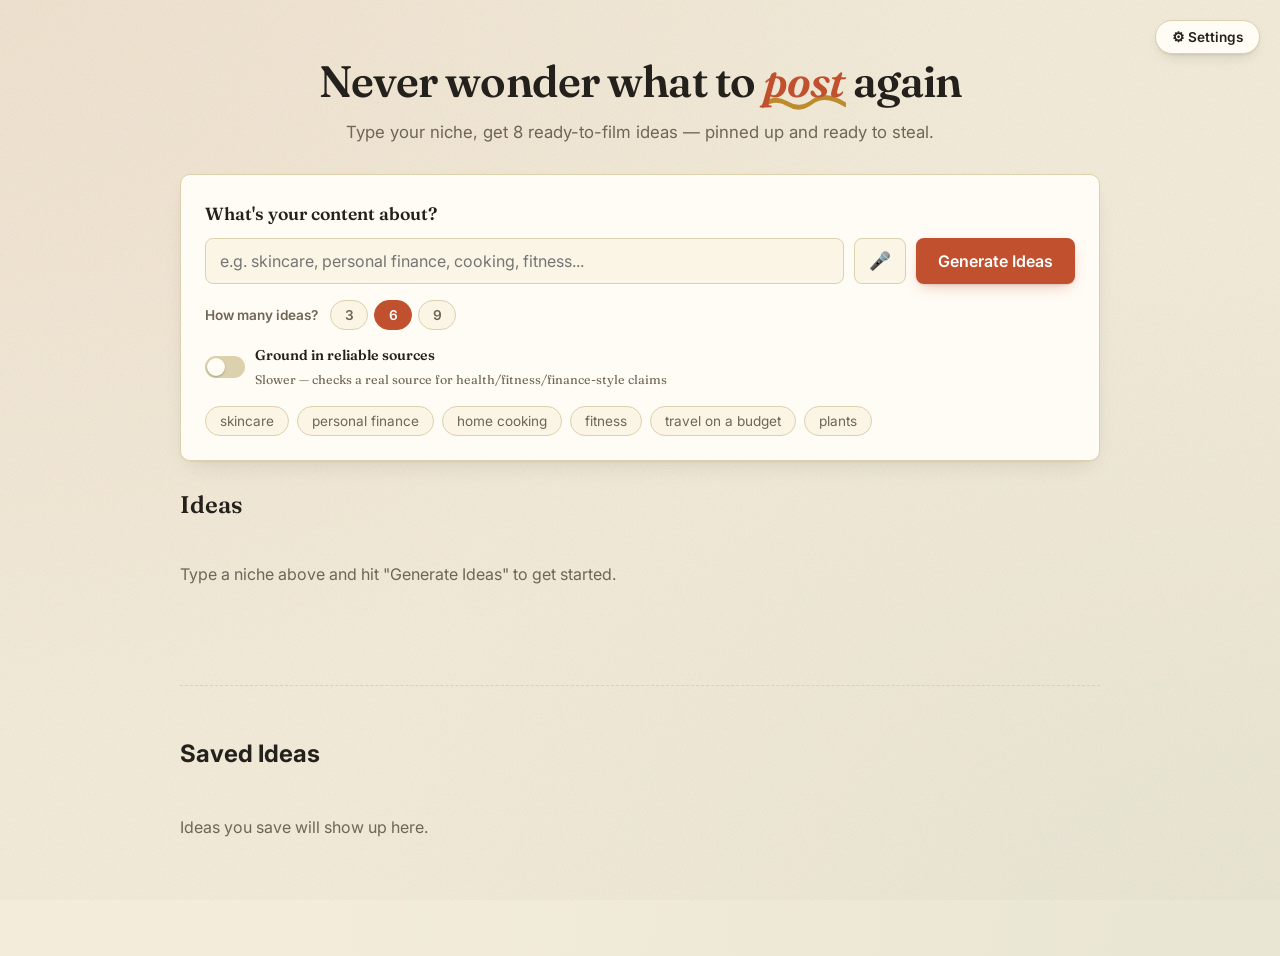
<file: index.html>
<!DOCTYPE html>
<html lang="en">
<head>
  <meta charset="UTF-8" />
  <meta name="viewport" content="width=device-width, initial-scale=1.0" />
  <title>Content Idea Generator</title>
  <link rel="preconnect" href="https://fonts.googleapis.com" />
  <link rel="preconnect" href="https://fonts.gstatic.com" crossorigin />
  <link href="https://fonts.googleapis.com/css2?family=Fraunces:ital,opsz,wght@0,9..144,400;0,9..144,600;0,9..144,700;1,9..144,500&family=Inter:wght@400;500;600;700&display=swap" rel="stylesheet" />
  <link rel="stylesheet" href="styles.css" />
</head>
<body>
  <header class="page-header">
    <button id="settingsBtn" type="button" class="settings-btn" title="Settings" aria-label="Open settings">⚙ Settings</button>
    <h1>Never wonder what to <span class="highlight">post</span> again</h1>
    <p class="subtitle">Type your niche, get 8 ready-to-film ideas — pinned up and ready to steal.</p>
  </header>

  <main class="container">
    <section class="input-card">
      <label for="nicheInput">What's your content about?</label>
      <div class="input-row">
        <input type="text" id="nicheInput" placeholder="e.g. skincare, personal finance, cooking, fitness..." />
        <button id="micBtn" type="button" class="mic-btn" title="Speak your niche" aria-label="Speak your niche">🎤</button>
        <button id="generateBtn" type="button">Generate Ideas</button>
      </div>
      <p id="micStatus" class="mic-status" hidden></p>
      <div class="count-row">
        <span class="count-label">How many ideas?</span>
        <div class="count-options" id="countOptions">
          <button type="button" class="count-btn" data-count="3">3</button>
          <button type="button" class="count-btn active" data-count="6">6</button>
          <button type="button" class="count-btn" data-count="9">9</button>
        </div>
      </div>
      <label class="sources-toggle">
        <input type="checkbox" id="sourcesToggle" />
        <span class="toggle-track" aria-hidden="true"><span class="toggle-thumb"></span></span>
        <span class="sources-toggle-text">
          Ground in reliable sources
          <span class="sources-toggle-sub">Slower — checks a real source for health/fitness/finance-style claims</span>
        </span>
      </label>
      <div class="chips" id="exampleChips"></div>
    </section>

    <section class="results-header">
      <h2>Ideas</h2>
      <button id="regenerateBtn" type="button" class="secondary-btn" hidden>↻ New Set</button>
    </section>

    <p id="emptyState" class="empty-state">Type a niche above and hit "Generate Ideas" to get started.</p>
    <div id="ideasGrid" class="ideas-grid"></div>

    <section class="saved-section">
      <h2>Saved Ideas <span id="savedCount" class="saved-count"></span></h2>
      <p id="savedEmpty" class="empty-state">Ideas you save will show up here.</p>
      <div id="savedList" class="saved-list"></div>
    </section>
  </main>

  <dialog id="settingsModal" class="settings-modal">
    <div class="settings-header">
      <h2>Settings</h2>
      <button id="closeSettingsBtn" type="button" class="close-settings-btn" aria-label="Close settings">✕</button>
    </div>
    <p class="settings-intro">Tell it about yourself once — it'll shape the ideas and tips you get every time.</p>

    <label for="vibeInput">Your personality / vibe</label>
    <input type="text" id="vibeInput" placeholder="e.g. sarcastic, high energy, calm and informative" />

    <label for="toneInput">Tone you want ideas in</label>
    <input type="text" id="toneInput" placeholder="e.g. funny, motivational, wholesome, edgy" />

    <label for="aboutYouInput">About you <span class="settings-label-sub">(go as long as you want)</span></label>
    <textarea id="aboutYouInput" rows="10" placeholder="Tell it about yourself — your background, your audience, what makes your take different, things you always want worked into your content. A couple sentences or a couple paragraphs, whatever gives it the most to work with."></textarea>

    <div class="settings-actions">
      <button id="saveVibeBtn" type="button">Save Settings</button>
      <span id="vibeSavedMsg" class="vibe-saved-msg" hidden>Saved ✓</span>
    </div>
  </dialog>

  <script src="js/ideaEngine.js"></script>
  <script src="js/aiEngine.js"></script>
  <script src="js/app.js"></script>
</body>
</html>
</file>
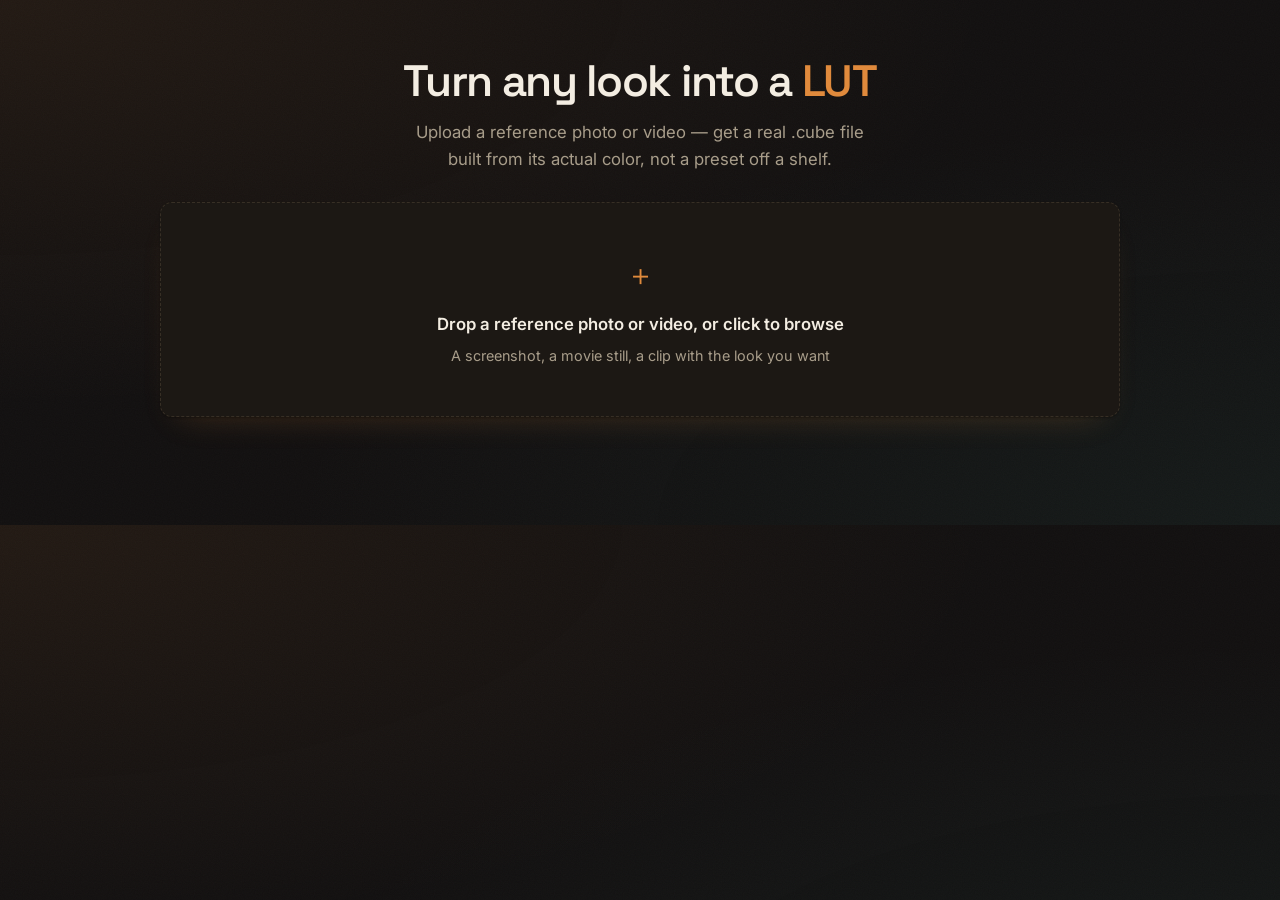
<file: lut-generator/index.html>
<!DOCTYPE html>
<html lang="en">
<head>
  <meta charset="UTF-8" />
  <meta name="viewport" content="width=device-width, initial-scale=1.0" />
  <title>LUT Generator</title>
  <link rel="preconnect" href="https://fonts.googleapis.com" />
  <link rel="preconnect" href="https://fonts.gstatic.com" crossorigin />
  <link href="https://fonts.googleapis.com/css2?family=Space+Grotesk:wght@500;600;700&family=Inter:wght@400;500;600;700&display=swap" rel="stylesheet" />
  <link rel="stylesheet" href="styles.css" />
</head>
<body>
  <header class="page-header">
    <h1>Turn any look into a <span class="highlight">LUT</span></h1>
    <p class="subtitle">Upload a reference photo or video — get a real .cube file built from its actual color, not a preset off a shelf.</p>
  </header>

  <main class="container">
    <section class="upload-card" id="uploadCard">
      <div class="dropzone" id="dropzone" tabindex="0" role="button" aria-label="Upload a reference image or video">
        <input type="file" id="refFileInput" accept="image/*,video/*" hidden />
        <div class="dropzone-content" id="dropzoneEmpty">
          <div class="dropzone-icon">＋</div>
          <p class="dropzone-title">Drop a reference photo or video, or click to browse</p>
          <p class="dropzone-sub">A screenshot, a movie still, a clip with the look you want</p>
        </div>
        <div class="ref-preview-wrap" id="refPreviewWrap" hidden>
          <img id="refPreviewImg" class="ref-preview-img" alt="Reference preview" />
          <div class="select-box" id="selectBox" hidden></div>
        </div>
      </div>
      <div class="frame-scrub" id="refScrub" hidden>
        <span class="frame-scrub-label">Pick a frame</span>
        <input type="range" id="refScrubSlider" min="0" max="100" value="50" step="0.1" aria-label="Reference video frame" />
      </div>
      <p class="select-hint" id="selectHint" hidden>Click and drag on the image to mark your subject (like your face) — the rest of the scene gets graded separately and blended in by color, instead of one setting forcing itself onto everything. <button id="clearSelectionBtn" type="button" class="link-btn" hidden>Use whole frame</button></p>
      <button id="changeRefBtn" type="button" class="secondary-btn" hidden>Change image/video</button>
    </section>

    <section class="result-section" id="resultSection" hidden>
      <div class="compare-card">
        <h2>Before / After</h2>
        <p class="compare-sub">Previewing on <span id="previewSourceLabel">your reference</span>. <button id="uploadOwnPhotoBtn" type="button" class="link-btn">Preview on different media</button></p>
        <input type="file" id="previewFileInput" accept="image/*,video/*" hidden />
        <div class="frame-scrub" id="previewScrub" hidden>
          <span class="frame-scrub-label">Pick a frame</span>
          <input type="range" id="previewScrubSlider" min="0" max="100" value="50" step="0.1" aria-label="Preview video frame" />
        </div>
        <div class="compare-frame" id="compareFrame">
          <canvas id="beforeCanvas"></canvas>
          <canvas id="afterCanvas" class="after-canvas"></canvas>
          <span class="compare-label compare-label-after">AFTER</span>
          <span class="compare-label compare-label-before">BEFORE</span>
          <div class="compare-handle" id="compareHandle"></div>
          <input type="range" id="compareSlider" class="compare-slider" min="0" max="100" value="50" aria-label="Before/after comparison" />
        </div>
      </div>

      <div class="settings-card">
        <h2>Settings</h2>
        <p class="settings-sub">Auto-detected from your reference — fine-tune any of it below.</p>

        <div class="editing-tabs" id="editingTabs" hidden>
          <p class="editing-tabs-hint">Subject and the rest of the scene are graded separately and blended by color — fine-tune each side:</p>
          <div class="editing-tabs-row">
            <button type="button" class="editing-tab active" id="tabSubjectBtn">🧑 Subject</button>
            <button type="button" class="editing-tab" id="tabSceneBtn">🏞 Rest of scene</button>
          </div>
        </div>

        <div class="sliders-section" id="slidersSection">
          <div class="slider-row">
            <label for="sldKelvin">White balance <span class="slider-value" id="valKelvin"></span></label>
            <input type="range" id="sldKelvin" min="3000" max="10000" step="50" />
          </div>
          <div class="slider-row">
            <label for="sldTint">Tint <span class="slider-value" id="valTint"></span></label>
            <input type="range" id="sldTint" min="-100" max="100" step="1" />
          </div>
          <div class="slider-row">
            <label for="sldExposure">Exposure <span class="slider-value" id="valExposure"></span></label>
            <input type="range" id="sldExposure" min="-2" max="2" step="0.05" />
          </div>
          <div class="slider-row">
            <label for="sldContrast">Contrast <span class="slider-value" id="valContrast"></span></label>
            <input type="range" id="sldContrast" min="-100" max="100" step="1" />
          </div>
          <div class="slider-row">
            <label for="sldSaturation">Saturation <span class="slider-value" id="valSaturation"></span></label>
            <input type="range" id="sldSaturation" min="-100" max="100" step="1" />
          </div>
          <div class="slider-row">
            <label for="sldShadowAmount">Shadow tone amount <span class="slider-value" id="valShadowAmount"></span></label>
            <input type="range" id="sldShadowAmount" min="0" max="60" step="1" />
          </div>
          <div class="slider-row">
            <label for="sldShadowHue">Shadow tone hue <span class="slider-value" id="valShadowHue"></span></label>
            <input type="range" id="sldShadowHue" class="hue-slider" min="0" max="360" step="1" />
          </div>
          <div class="slider-row">
            <label for="sldHighlightAmount">Highlight tone amount <span class="slider-value" id="valHighlightAmount"></span></label>
            <input type="range" id="sldHighlightAmount" min="0" max="60" step="1" />
          </div>
          <div class="slider-row">
            <label for="sldHighlightHue">Highlight tone hue <span class="slider-value" id="valHighlightHue"></span></label>
            <input type="range" id="sldHighlightHue" class="hue-slider" min="0" max="360" step="1" />
          </div>
          <button id="resetSlidersBtn" type="button" class="link-btn">↺ Reset to auto-detected</button>
        </div>

        <div class="settings-list" id="settingsList"></div>

        <label for="lutNameInput">LUT name</label>
        <input type="text" id="lutNameInput" placeholder="e.g. Golden Hour Warm" value="My Custom Look" />

        <label for="softwareSelect">Editing software</label>
        <select id="softwareSelect">
          <option value="resolve">DaVinci Resolve</option>
          <option value="premiere">Premiere Pro</option>
          <option value="fcp">Final Cut Pro</option>
          <option value="capcutDesktop">CapCut (Desktop)</option>
          <option value="capcutMobile">CapCut (Mobile)</option>
          <option value="lightroom">Lightroom</option>
          <option value="other">Other / not sure</option>
        </select>

        <div class="action-row">
          <button id="downloadBtn" type="button" class="download-btn">⬇ Download .cube</button>
          <button id="saveLutBtn" type="button" class="save-btn">💾 Save</button>
        </div>
        <div class="import-guide" id="importGuide"></div>
      </div>
    </section>

    <section class="history-section" id="historySection" hidden>
      <h2>Your LUTs</h2>
      <div class="history-grid" id="historyGrid"></div>
    </section>
  </main>

  <script src="js/colorMath.js"></script>
  <script src="js/mediaLoader.js"></script>
  <script src="js/imageAnalyzer.js"></script>
  <script src="js/softwareGuides.js"></script>
  <script src="js/lutHistory.js"></script>
  <script src="js/app.js"></script>
</body>
</html>
</file>
<file: styles.css>
:root {
  --bg: #f3ecda;
  --card: #fffcf5;
  --card-alt: #fbf5e6;
  --ink: #24211c;
  --ink-dim: #6e6656;
  --border: #ddd0ac;
  --accent: #c1502e;
  --accent-hover: #a83f21;
  --accent-ink: #ffffff;
  --accent-2: #2f6b58;
  --gold: #bd8b2e;
  --danger: #a83a2c;
  --radius: 10px;
  --ease-out: cubic-bezier(0.23, 1, 0.32, 1);
}

* {
  box-sizing: border-box;
}

body {
  margin: 0;
  background: var(--bg);
  background-image:
    radial-gradient(ellipse at top left, rgba(193, 80, 46, 0.06), transparent 55%),
    radial-gradient(ellipse at bottom right, rgba(47, 107, 88, 0.05), transparent 55%);
  color: var(--ink);
  font-family: 'Inter', -apple-system, BlinkMacSystemFont, 'Segoe UI', sans-serif;
  line-height: 1.65;
  position: relative;
}

/* subtle paper grain overlay */
body::before {
  content: '';
  position: fixed;
  inset: 0;
  pointer-events: none;
  opacity: 0.35;
  mix-blend-mode: multiply;
  z-index: 0;
  background-image: url("data:image/svg+xml,%3Csvg xmlns='http://www.w3.org/2000/svg' width='120' height='120'%3E%3Cfilter id='n'%3E%3CfeTurbulence type='fractalNoise' baseFrequency='0.85' numOctaves='2' stitchTiles='stitch'/%3E%3C/filter%3E%3Crect width='100%25' height='100%25' filter='url(%23n)' opacity='0.35'/%3E%3C/svg%3E");
}

.page-header,
.container {
  position: relative;
  z-index: 1;
}

.page-header {
  text-align: center;
  padding: 56px 20px 28px;
  position: relative;
}

.settings-btn {
  position: absolute;
  top: 20px;
  right: 20px;
  background: var(--card);
  border: 1px solid var(--border);
  color: var(--ink);
  border-radius: 999px;
  padding: 8px 16px;
  font-size: 0.85rem;
  font-weight: 600;
  font-family: inherit;
  cursor: pointer;
  box-shadow: 0 1px 2px rgba(36, 33, 28, 0.08), 0 6px 16px -8px rgba(36, 33, 28, 0.25);
  transition: transform 160ms var(--ease-out), border-color 160ms var(--ease-out), box-shadow 160ms var(--ease-out);
}

.settings-btn:hover {
  border-color: var(--accent);
  box-shadow: 0 2px 4px rgba(36, 33, 28, 0.1), 0 10px 20px -8px rgba(193, 80, 46, 0.3);
}

.settings-btn:focus-visible {
  outline: 2px solid var(--accent);
  outline-offset: 2px;
}

.settings-btn:active {
  transform: scale(0.96);
}

.page-header h1 {
  margin: 0 0 12px;
  font-family: 'Fraunces', Georgia, serif;
  font-weight: 600;
  font-size: clamp(2rem, 5vw, 2.75rem);
  letter-spacing: -0.02em;
  line-height: 1.15;
}

.highlight {
  position: relative;
  font-style: italic;
  color: var(--accent);
  white-space: nowrap;
}

.highlight::after {
  content: '';
  position: absolute;
  left: -2%;
  right: -2%;
  bottom: -0.06em;
  height: 0.42em;
  background-image: url("data:image/svg+xml,%3Csvg xmlns='http://www.w3.org/2000/svg' viewBox='0 0 200 20' preserveAspectRatio='none'%3E%3Cpath d='M2 14 Q 30 4 60 12 T 120 10 T 198 13' fill='none' stroke='%23bd8b2e' stroke-width='5' stroke-linecap='round'/%3E%3C/svg%3E");
  background-repeat: no-repeat;
  background-size: 100% 100%;
  z-index: -1;
}

.subtitle {
  color: var(--ink-dim);
  margin: 0;
  font-size: 1.05rem;
}

.container {
  max-width: 960px;
  margin: 0 auto;
  padding: 0 20px 80px;
}

.input-card,
.vibe-card {
  background: var(--card);
  border: 1px solid var(--border);
  border-radius: var(--radius);
  padding: 24px;
  margin-bottom: 24px;
  box-shadow: 0 1px 2px rgba(36, 33, 28, 0.06), 0 10px 24px -12px rgba(36, 33, 28, 0.18);
}

.input-card label {
  display: block;
  font-weight: 600;
  margin-bottom: 10px;
  font-family: 'Fraunces', Georgia, serif;
  font-size: 1.1rem;
}

.input-row {
  display: flex;
  gap: 10px;
  flex-wrap: wrap;
}

#nicheInput {
  flex: 1;
  min-width: 220px;
  padding: 12px 14px;
  background: var(--card-alt);
  border: 1px solid var(--border);
  border-radius: 8px;
  color: var(--ink);
  font-size: 1rem;
  font-family: inherit;
  transition: border-color 160ms var(--ease-out), box-shadow 160ms var(--ease-out);
}

#nicheInput:focus {
  outline: none;
  border-color: var(--accent);
  box-shadow: 0 0 0 3px rgba(193, 80, 46, 0.15);
}

#nicheInput.error {
  border-color: var(--danger);
  box-shadow: 0 0 0 3px rgba(168, 58, 44, 0.15);
}

#generateBtn {
  background: var(--accent);
  color: var(--accent-ink);
  border: none;
  border-radius: 8px;
  padding: 12px 22px;
  font-size: 1rem;
  font-weight: 600;
  font-family: inherit;
  cursor: pointer;
  transition: transform 160ms var(--ease-out), background 160ms var(--ease-out), box-shadow 160ms var(--ease-out);
  box-shadow: 0 1px 2px rgba(36, 33, 28, 0.1), 0 6px 16px -6px rgba(193, 80, 46, 0.45);
}

#generateBtn:hover {
  background: var(--accent-hover);
}

#generateBtn:focus-visible {
  outline: 2px solid var(--accent);
  outline-offset: 2px;
}

#generateBtn:active {
  transform: scale(0.97);
}

.secondary-btn {
  background: var(--card-alt);
  color: var(--ink);
  border: 1px solid var(--border);
  border-radius: 8px;
  padding: 8px 16px;
  cursor: pointer;
  font-size: 0.9rem;
  font-family: inherit;
  transition: transform 160ms var(--ease-out), border-color 160ms var(--ease-out);
}

.secondary-btn:hover {
  border-color: var(--accent);
}

.secondary-btn:focus-visible {
  outline: 2px solid var(--accent);
  outline-offset: 2px;
}

.secondary-btn:active {
  transform: scale(0.97);
}

.mic-btn {
  background: var(--card-alt);
  border: 1px solid var(--border);
  color: var(--ink-dim);
  border-radius: 8px;
  padding: 0 14px;
  font-size: 1.1rem;
  cursor: pointer;
  transition: transform 160ms var(--ease-out), border-color 160ms var(--ease-out), color 160ms var(--ease-out);
}

.mic-btn:hover {
  border-color: var(--accent);
  color: var(--ink);
}

.mic-btn:focus-visible {
  outline: 2px solid var(--accent);
  outline-offset: 2px;
}

.mic-btn:active {
  transform: scale(0.94);
}

.mic-btn.listening {
  border-color: var(--gold);
  color: var(--gold);
  animation: pulse 1.1s var(--ease-out) infinite;
}

.mic-btn.unsupported {
  opacity: 0.4;
  cursor: not-allowed;
}

@keyframes pulse {
  0%, 100% { opacity: 1; transform: scale(1); }
  50% { opacity: 0.7; transform: scale(1.08); }
}

.mic-status {
  color: var(--gold);
  font-size: 0.85rem;
  margin: 10px 0 0;
}

.count-row {
  display: flex;
  align-items: center;
  gap: 12px;
  margin-top: 16px;
  flex-wrap: wrap;
}

.count-label {
  font-size: 0.85rem;
  font-weight: 600;
  color: var(--ink-dim);
}

.count-options {
  display: flex;
  gap: 6px;
}

.count-btn {
  background: var(--card-alt);
  border: 1px solid var(--border);
  color: var(--ink-dim);
  border-radius: 999px;
  min-width: 38px;
  padding: 6px 10px;
  font-size: 0.85rem;
  font-weight: 600;
  font-family: inherit;
  cursor: pointer;
  transition: transform 160ms var(--ease-out), border-color 160ms var(--ease-out), color 160ms var(--ease-out), background 160ms var(--ease-out);
}

.count-btn:hover {
  color: var(--ink);
  border-color: var(--accent);
}

.count-btn:focus-visible {
  outline: 2px solid var(--accent);
  outline-offset: 2px;
}

.count-btn:active {
  transform: scale(0.95);
}

.count-btn.active {
  background: var(--accent);
  border-color: var(--accent);
  color: var(--accent-ink);
}

.chips {
  display: flex;
  flex-wrap: wrap;
  gap: 8px;
  margin-top: 16px;
}

.chip {
  background: var(--card-alt);
  border: 1px solid var(--border);
  color: var(--ink-dim);
  border-radius: 999px;
  padding: 6px 14px;
  font-size: 0.85rem;
  font-family: inherit;
  cursor: pointer;
  transition: transform 160ms var(--ease-out), border-color 160ms var(--ease-out), color 160ms var(--ease-out);
}

.chip:hover {
  color: var(--ink);
  border-color: var(--accent);
}

.chip:focus-visible {
  outline: 2px solid var(--accent);
  outline-offset: 2px;
}

.chip:active {
  transform: scale(0.95);
}

/* Reliable-sources toggle */

label.sources-toggle {
  display: flex;
  align-items: center;
  gap: 10px;
  margin-top: 14px;
  cursor: pointer;
  user-select: none;
  position: relative;
}

.sources-toggle input {
  position: absolute;
  opacity: 0;
  width: 1px;
  height: 1px;
}

.toggle-track {
  display: inline-block;
  flex-shrink: 0;
  width: 40px;
  height: 22px;
  background: var(--border);
  border-radius: 999px;
  position: relative;
  transition: background 160ms var(--ease-out);
}

.toggle-thumb {
  position: absolute;
  top: 2px;
  left: 2px;
  width: 18px;
  height: 18px;
  background: var(--card);
  border-radius: 50%;
  box-shadow: 0 1px 2px rgba(36, 33, 28, 0.3);
  transition: transform 200ms var(--ease-out);
}

.sources-toggle input:checked ~ .toggle-track {
  background: var(--accent-2);
}

.sources-toggle input:checked ~ .toggle-track .toggle-thumb {
  transform: translateX(18px);
}

.sources-toggle input:focus-visible ~ .toggle-track {
  outline: 2px solid var(--accent);
  outline-offset: 2px;
}

.sources-toggle-text {
  font-size: 0.88rem;
  font-weight: 600;
  color: var(--ink);
  display: flex;
  flex-direction: column;
  gap: 2px;
}

.sources-toggle-sub {
  font-size: 0.78rem;
  font-weight: 400;
  color: var(--ink-dim);
}

/* Settings modal */

.settings-modal {
  border: 1px solid var(--border);
  border-radius: var(--radius);
  background: var(--card);
  color: var(--ink);
  padding: 28px;
  width: min(520px, calc(100vw - 40px));
  box-shadow: 0 4px 8px rgba(36, 33, 28, 0.12), 0 24px 48px -16px rgba(36, 33, 28, 0.35);
}

.settings-modal::backdrop {
  background: rgba(36, 33, 28, 0.45);
}

.settings-header {
  display: flex;
  align-items: center;
  justify-content: space-between;
  margin-bottom: 6px;
}

.settings-header h2 {
  margin: 0;
  font-family: 'Fraunces', Georgia, serif;
  font-weight: 600;
  font-size: 1.4rem;
}

.close-settings-btn {
  background: transparent;
  border: none;
  color: var(--ink-dim);
  font-size: 1.1rem;
  cursor: pointer;
  padding: 4px 8px;
  border-radius: 6px;
  transition: transform 160ms var(--ease-out), color 160ms var(--ease-out);
}

.close-settings-btn:hover {
  color: var(--ink);
}

.close-settings-btn:focus-visible {
  outline: 2px solid var(--accent);
  outline-offset: 2px;
}

.close-settings-btn:active {
  transform: scale(0.9);
}

.settings-intro {
  color: var(--ink-dim);
  font-size: 0.9rem;
  margin: 0 0 18px;
}

.settings-modal label {
  display: block;
  font-size: 0.8rem;
  font-weight: 600;
  color: var(--ink-dim);
  margin-top: 14px;
  font-family: 'Inter', sans-serif;
}

.settings-modal label:first-of-type {
  margin-top: 0;
}

.settings-label-sub {
  font-weight: 400;
  text-transform: none;
  letter-spacing: 0;
}

.settings-modal input,
.settings-modal textarea {
  width: 100%;
  margin-top: 6px;
  padding: 10px 12px;
  background: var(--card-alt);
  border: 1px solid var(--border);
  border-radius: 8px;
  color: var(--ink);
  font-size: 0.95rem;
  font-family: inherit;
  resize: vertical;
  transition: border-color 160ms var(--ease-out), box-shadow 160ms var(--ease-out);
}

.settings-modal input:focus,
.settings-modal textarea:focus {
  outline: none;
  border-color: var(--accent);
  box-shadow: 0 0 0 3px rgba(193, 80, 46, 0.15);
}

.settings-actions {
  display: flex;
  align-items: center;
  margin-top: 18px;
}

#saveVibeBtn {
  background: var(--accent);
  color: var(--accent-ink);
  border: none;
  border-radius: 8px;
  padding: 10px 20px;
  font-size: 0.95rem;
  font-weight: 600;
  font-family: inherit;
  cursor: pointer;
  transition: transform 160ms var(--ease-out), background 160ms var(--ease-out);
}

#saveVibeBtn:hover {
  background: var(--accent-hover);
}

#saveVibeBtn:focus-visible {
  outline: 2px solid var(--accent);
  outline-offset: 2px;
}

#saveVibeBtn:active {
  transform: scale(0.97);
}

.vibe-saved-msg {
  color: var(--accent-2);
  font-weight: 600;
  font-size: 0.85rem;
  margin-left: 10px;
}

.results-header {
  display: flex;
  align-items: center;
  justify-content: space-between;
  margin-bottom: 8px;
}

.results-header h2 {
  margin: 0;
  font-family: 'Fraunces', Georgia, serif;
  font-weight: 600;
  font-size: 1.5rem;
}

.empty-state {
  color: var(--ink-dim);
  padding: 20px 0;
}

.ideas-grid {
  display: grid;
  grid-template-columns: repeat(auto-fill, minmax(270px, 1fr));
  gap: 28px 20px;
  margin-top: 20px;
  padding-top: 6px;
}

.idea-card {
  background: var(--card);
  border: 1px solid var(--border);
  border-radius: 6px;
  padding: 20px 18px 18px;
  display: flex;
  flex-direction: column;
  position: relative;
  box-shadow: 0 1px 2px rgba(36, 33, 28, 0.08), 0 10px 22px -10px rgba(193, 80, 46, 0.22);
  transition: transform 200ms var(--ease-out), box-shadow 200ms var(--ease-out);
  opacity: 0;
  animation: cardIn 320ms var(--ease-out) forwards;
}

.idea-card::before {
  content: '';
  position: absolute;
  top: -7px;
  left: 50%;
  transform: translateX(-50%);
  width: 12px;
  height: 12px;
  border-radius: 50%;
  background: var(--gold);
  box-shadow: 0 2px 4px rgba(36, 33, 28, 0.3), inset 0 -2px 2px rgba(0, 0, 0, 0.15);
}

.idea-card:nth-child(6n+1) { transform: rotate(-1.1deg); }
.idea-card:nth-child(6n+2) { transform: rotate(0.9deg); }
.idea-card:nth-child(6n+3) { transform: rotate(-0.6deg); }
.idea-card:nth-child(6n+4) { transform: rotate(1.3deg); }
.idea-card:nth-child(6n+5) { transform: rotate(-1.4deg); }
.idea-card:nth-child(6n+6) { transform: rotate(0.6deg); }

.idea-card:hover {
  transform: rotate(0deg) translateY(-4px);
  box-shadow: 0 4px 8px rgba(36, 33, 28, 0.1), 0 16px 32px -12px rgba(193, 80, 46, 0.32);
  z-index: 2;
}

@keyframes cardIn {
  from { opacity: 0; transform: translateY(10px) scale(0.97); }
  to { opacity: 1; }
}

.idea-card:nth-child(1) { animation-delay: 0ms; }
.idea-card:nth-child(2) { animation-delay: 40ms; }
.idea-card:nth-child(3) { animation-delay: 80ms; }
.idea-card:nth-child(4) { animation-delay: 120ms; }
.idea-card:nth-child(5) { animation-delay: 160ms; }
.idea-card:nth-child(6) { animation-delay: 200ms; }
.idea-card:nth-child(7) { animation-delay: 240ms; }
.idea-card:nth-child(8) { animation-delay: 280ms; }
.idea-card:nth-child(9) { animation-delay: 320ms; }

.idea-category {
  color: var(--accent-2);
  font-size: 0.72rem;
  font-weight: 700;
  text-transform: uppercase;
  letter-spacing: 0.06em;
  margin-bottom: 8px;
}

.idea-title {
  margin: 0 0 8px;
  font-size: 1.08rem;
  font-family: 'Fraunces', Georgia, serif;
  font-weight: 600;
  line-height: 1.3;
}

.idea-hook {
  color: var(--ink-dim);
  font-style: italic;
  margin-bottom: 12px;
  font-family: 'Fraunces', Georgia, serif;
}

.idea-row {
  margin-bottom: 10px;
}

.idea-label {
  display: block;
  font-size: 0.72rem;
  font-weight: 700;
  color: var(--accent);
  text-transform: uppercase;
  letter-spacing: 0.05em;
  margin-bottom: 2px;
}

.idea-row p {
  margin: 0;
  font-size: 0.92rem;
  color: var(--ink);
}

.save-btn {
  margin-top: auto;
  align-self: flex-start;
  background: transparent;
  border: 1px solid var(--border);
  color: var(--ink-dim);
  border-radius: 8px;
  padding: 8px 14px;
  cursor: pointer;
  font-size: 0.85rem;
  font-family: inherit;
  transition: transform 160ms var(--ease-out), border-color 160ms var(--ease-out), color 160ms var(--ease-out);
}

.save-btn:hover {
  border-color: var(--gold);
  color: var(--ink);
}

.save-btn:focus-visible {
  outline: 2px solid var(--accent);
  outline-offset: 2px;
}

.save-btn:active {
  transform: scale(0.95);
}

.save-btn.saved {
  color: var(--gold);
  border-color: var(--gold);
}

.saved-section {
  margin-top: 52px;
  padding-top: 28px;
  border-top: 1px dashed var(--border);
}

.saved-count {
  color: var(--ink-dim);
  font-weight: 400;
  font-size: 1rem;
  font-family: 'Inter', sans-serif;
}

.saved-list {
  display: flex;
  flex-direction: column;
  gap: 8px;
  margin-top: 12px;
}

.saved-row {
  display: flex;
  align-items: center;
  justify-content: space-between;
  background: var(--card);
  border: 1px solid var(--border);
  border-left: 3px solid var(--gold);
  border-radius: 8px;
  padding: 12px 16px;
}

.saved-title {
  font-weight: 600;
  font-family: 'Fraunces', Georgia, serif;
}

.saved-meta {
  color: var(--ink-dim);
  font-size: 0.8rem;
  margin-top: 2px;
}

.remove-btn {
  background: transparent;
  border: 1px solid var(--border);
  color: var(--ink-dim);
  border-radius: 6px;
  padding: 6px 10px;
  cursor: pointer;
  font-size: 0.8rem;
  font-family: inherit;
  transition: transform 160ms var(--ease-out), border-color 160ms var(--ease-out), color 160ms var(--ease-out);
}

.remove-btn:hover {
  border-color: var(--danger);
  color: var(--danger);
}

.remove-btn:focus-visible {
  outline: 2px solid var(--danger);
  outline-offset: 2px;
}

.remove-btn:active {
  transform: scale(0.95);
}

@media (prefers-reduced-motion: reduce) {
  .idea-card {
    animation: none;
    opacity: 1;
  }
  .mic-btn.listening {
    animation: none;
  }
}
</file>
<file: lut-generator/styles.css>
:root {
  --bg: #121010;
  --card: #1c1814;
  --card-alt: #262019;
  --ink: #f3ede2;
  --ink-dim: #a89d8a;
  --border: #372f25;
  --accent: #e08a3c;
  --accent-hover: #f4a256;
  --accent-ink: #1a1310;
  --teal: #3a9188;
  --danger: #d6564a;
  --radius: 12px;
  --ease-out: cubic-bezier(0.23, 1, 0.32, 1);
}

* {
  box-sizing: border-box;
}

[hidden] {
  display: none !important;
}

body {
  margin: 0;
  background: var(--bg);
  background-image:
    radial-gradient(ellipse at top left, rgba(224, 138, 60, 0.08), transparent 55%),
    radial-gradient(ellipse at bottom right, rgba(58, 145, 136, 0.08), transparent 55%);
  color: var(--ink);
  font-family: 'Inter', -apple-system, BlinkMacSystemFont, 'Segoe UI', sans-serif;
  line-height: 1.65;
  position: relative;
}

body::before {
  content: '';
  position: fixed;
  inset: 0;
  pointer-events: none;
  opacity: 0.05;
  z-index: 0;
  background-image: url("data:image/svg+xml,%3Csvg xmlns='http://www.w3.org/2000/svg' width='120' height='120'%3E%3Cfilter id='n'%3E%3CfeTurbulence type='fractalNoise' baseFrequency='0.85' numOctaves='2' stitchTiles='stitch'/%3E%3C/filter%3E%3Crect width='100%25' height='100%25' filter='url(%23n)' opacity='0.6'/%3E%3C/svg%3E");
}

.page-header,
.container {
  position: relative;
  z-index: 1;
}

.page-header {
  text-align: center;
  padding: 56px 20px 28px;
}

.page-header h1 {
  margin: 0 0 12px;
  font-family: 'Space Grotesk', sans-serif;
  font-weight: 600;
  font-size: clamp(2rem, 5vw, 2.75rem);
  letter-spacing: -0.03em;
  line-height: 1.15;
}

.highlight {
  color: var(--accent);
}

.subtitle {
  color: var(--ink-dim);
  margin: 0 auto;
  max-width: 480px;
  font-size: 1.05rem;
}

.container {
  max-width: 1000px;
  margin: 0 auto;
  padding: 0 20px 80px;
}

/* Upload */

.upload-card {
  margin-bottom: 28px;
}

.dropzone {
  background: var(--card);
  border: 1.5px dashed var(--border);
  border-radius: var(--radius);
  padding: 48px 24px;
  text-align: center;
  cursor: pointer;
  transition: border-color 160ms var(--ease-out), background 160ms var(--ease-out);
  box-shadow: 0 1px 2px rgba(0, 0, 0, 0.3), 0 16px 32px -20px rgba(224, 138, 60, 0.25);
  position: relative;
  overflow: hidden;
}

.dropzone:hover,
.dropzone:focus-visible {
  border-color: var(--accent);
  background: var(--card-alt);
}

.dropzone:focus-visible {
  outline: none;
}

.dropzone.dragover {
  border-color: var(--accent);
  background: var(--card-alt);
}

.dropzone-icon {
  font-size: 1.8rem;
  color: var(--accent);
  margin-bottom: 12px;
}

.dropzone-title {
  font-weight: 600;
  margin: 0 0 6px;
  font-size: 1.05rem;
}

.dropzone-sub {
  color: var(--ink-dim);
  margin: 0;
  font-size: 0.9rem;
}

.ref-preview-wrap {
  position: relative;
  display: inline-block;
  max-width: 100%;
  cursor: crosshair;
  touch-action: none;
  overflow: hidden;
  border-radius: 8px;
}

.ref-preview-img {
  max-width: 100%;
  max-height: 360px;
  border-radius: 8px;
  display: block;
  margin: 0 auto;
  user-select: none;
  -webkit-user-drag: none;
}

.select-box {
  position: absolute;
  border: 1.5px solid var(--accent);
  background: rgba(224, 138, 60, 0.18);
  box-shadow: 0 0 0 2000px rgba(18, 16, 16, 0.45);
  pointer-events: none;
}

.select-hint {
  color: var(--ink-dim);
  font-size: 0.8rem;
  text-align: center;
  margin: 14px 0 0;
}

.upload-card .secondary-btn {
  display: block;
  margin: 14px auto 0;
}

.secondary-btn {
  background: var(--card-alt);
  color: var(--ink);
  border: 1px solid var(--border);
  border-radius: 8px;
  padding: 8px 16px;
  cursor: pointer;
  font-size: 0.9rem;
  font-family: inherit;
  transition: transform 160ms var(--ease-out), border-color 160ms var(--ease-out);
}

.secondary-btn:hover {
  border-color: var(--accent);
}

.secondary-btn:focus-visible {
  outline: 2px solid var(--accent);
  outline-offset: 2px;
}

.secondary-btn:active {
  transform: scale(0.97);
}

.link-btn {
  background: none;
  border: none;
  color: var(--accent);
  cursor: pointer;
  font-size: inherit;
  font-family: inherit;
  padding: 0;
  text-decoration: underline;
  text-underline-offset: 2px;
  transition: color 160ms var(--ease-out);
}

.link-btn:hover {
  color: var(--accent-hover);
}

.link-btn:focus-visible {
  outline: 2px solid var(--accent);
  outline-offset: 2px;
}

/* Video frame scrub */

.frame-scrub {
  display: flex;
  align-items: center;
  gap: 12px;
  margin-top: 14px;
  padding: 10px 14px;
  background: var(--card-alt);
  border: 1px solid var(--border);
  border-radius: 8px;
}

.frame-scrub-label {
  font-size: 0.8rem;
  font-weight: 600;
  color: var(--ink-dim);
  white-space: nowrap;
}

.frame-scrub input[type="range"] {
  flex: 1;
}

/* Result layout */

.result-section {
  display: grid;
  grid-template-columns: 1.3fr 1fr;
  gap: 24px;
  align-items: start;
  opacity: 0;
  animation: fadeUp 360ms var(--ease-out) forwards;
}

@keyframes fadeUp {
  from { opacity: 0; transform: translateY(10px); }
  to { opacity: 1; transform: translateY(0); }
}

@media (max-width: 760px) {
  .result-section {
    grid-template-columns: 1fr;
  }
}

.compare-card,
.settings-card {
  background: var(--card);
  border: 1px solid var(--border);
  border-radius: var(--radius);
  padding: 24px;
  box-shadow: 0 1px 2px rgba(0, 0, 0, 0.3), 0 16px 32px -20px rgba(0, 0, 0, 0.5);
}

.compare-card h2,
.settings-card h2 {
  margin: 0 0 6px;
  font-family: 'Space Grotesk', sans-serif;
  font-weight: 600;
  font-size: 1.25rem;
  letter-spacing: -0.01em;
}

.compare-sub,
.settings-sub {
  color: var(--ink-dim);
  font-size: 0.85rem;
  margin: 0 0 16px;
}

.compare-frame {
  position: relative;
  width: 100%;
  border-radius: 8px;
  overflow: hidden;
  background: #000;
  cursor: ew-resize;
  user-select: none;
}

.compare-frame canvas {
  display: block;
  width: 100%;
  height: auto;
}

.after-canvas {
  position: absolute;
  top: 0;
  left: 0;
  clip-path: inset(0 50% 0 0);
}

.compare-label {
  position: absolute;
  top: 12px;
  z-index: 2;
  background: rgba(18, 16, 16, 0.72);
  color: var(--ink);
  font-family: 'Space Grotesk', sans-serif;
  font-size: 0.72rem;
  font-weight: 700;
  letter-spacing: 0.06em;
  padding: 5px 10px;
  border-radius: 999px;
  pointer-events: none;
}

.compare-label-after {
  left: 12px;
}

.compare-label-before {
  right: 12px;
}

.compare-handle {
  position: absolute;
  top: 0;
  bottom: 0;
  left: 50%;
  width: 2px;
  background: var(--ink);
  box-shadow: 0 0 0 1px rgba(0, 0, 0, 0.4);
  pointer-events: none;
  transform: translateX(-1px);
}

.compare-handle::before {
  content: '⇔';
  position: absolute;
  top: 50%;
  left: 50%;
  transform: translate(-50%, -50%);
  width: 32px;
  height: 32px;
  background: var(--ink);
  color: var(--bg);
  border-radius: 50%;
  display: flex;
  align-items: center;
  justify-content: center;
  font-size: 0.9rem;
  box-shadow: 0 2px 6px rgba(0, 0, 0, 0.4);
}

.compare-slider {
  position: absolute;
  inset: 0;
  width: 100%;
  height: 100%;
  margin: 0;
  opacity: 0;
  cursor: ew-resize;
  -webkit-appearance: none;
  appearance: none;
}

/* Editing tabs (subject vs. rest-of-scene, dual-region mode) */

.editing-tabs {
  margin-bottom: 16px;
}

.editing-tabs-hint {
  color: var(--ink-dim);
  font-size: 0.8rem;
  margin: 0 0 10px;
}

.editing-tabs-row {
  display: flex;
  gap: 8px;
}

.editing-tab {
  flex: 1;
  background: var(--card-alt);
  border: 1px solid var(--border);
  color: var(--ink-dim);
  border-radius: 8px;
  padding: 10px;
  font-size: 0.9rem;
  font-weight: 600;
  font-family: inherit;
  cursor: pointer;
  transition: transform 160ms var(--ease-out), border-color 160ms var(--ease-out), color 160ms var(--ease-out), background 160ms var(--ease-out);
}

.editing-tab:hover {
  color: var(--ink);
  border-color: var(--accent);
}

.editing-tab:active {
  transform: scale(0.97);
}

.editing-tab.active {
  background: var(--accent);
  border-color: var(--accent);
  color: var(--accent-ink);
}

/* Settings card */

.settings-list {
  display: flex;
  flex-direction: column;
  gap: 2px;
  margin-bottom: 20px;
}

.settings-row {
  display: flex;
  justify-content: space-between;
  padding: 9px 0;
  border-bottom: 1px solid var(--border);
  font-size: 0.9rem;
}

.settings-row:last-child {
  border-bottom: none;
}

.settings-row-label {
  color: var(--ink-dim);
}

.settings-row-value {
  font-weight: 600;
  font-variant-numeric: tabular-nums;
}

.settings-card label {
  display: block;
  font-size: 0.8rem;
  font-weight: 600;
  color: var(--ink-dim);
  margin-bottom: 6px;
}

/* Fine-tune sliders */

.sliders-section {
  border: 1px solid var(--border);
  border-radius: 8px;
  padding: 16px;
  margin-bottom: 20px;
}

.slider-row {
  margin-bottom: 14px;
}

.slider-row:last-of-type {
  margin-bottom: 10px;
}

.slider-row label {
  display: flex;
  justify-content: space-between;
  margin-bottom: 8px;
}

.slider-value {
  color: var(--accent);
  font-weight: 700;
  font-variant-numeric: tabular-nums;
}

.sliders-section input[type="range"] {
  -webkit-appearance: none;
  -moz-appearance: none;
  appearance: none;
  width: 100%;
  height: 4px;
  border-radius: 999px;
  background: var(--border);
  outline: none;
  cursor: pointer;
  margin: 0;
}

.sliders-section input[type="range"]::-webkit-slider-thumb {
  -webkit-appearance: none;
  width: 16px;
  height: 16px;
  border-radius: 50%;
  background: var(--accent);
  border: 2px solid var(--card);
  box-shadow: 0 1px 3px rgba(0, 0, 0, 0.5);
  cursor: pointer;
  transition: transform 160ms var(--ease-out);
}

.sliders-section input[type="range"]::-webkit-slider-thumb:hover {
  transform: scale(1.15);
}

.sliders-section input[type="range"]::-moz-range-thumb {
  width: 16px;
  height: 16px;
  border-radius: 50%;
  background: var(--accent);
  border: 2px solid var(--card);
  box-shadow: 0 1px 3px rgba(0, 0, 0, 0.5);
  cursor: pointer;
  transition: transform 160ms var(--ease-out);
}

.sliders-section input[type="range"]::-moz-range-thumb:hover {
  transform: scale(1.15);
}

.sliders-section input[type="range"]:focus-visible {
  outline: 2px solid var(--accent);
  outline-offset: 3px;
}

.hue-slider {
  background: linear-gradient(to right, #ff3b30, #ffcc00, #34c759, #32d1c9, #3478f6, #af52de, #ff3b30) !important;
}

#lutNameInput {
  width: 100%;
  padding: 10px 12px;
  background: var(--card-alt);
  border: 1px solid var(--border);
  border-radius: 8px;
  color: var(--ink);
  font-size: 0.95rem;
  font-family: inherit;
  margin-bottom: 16px;
  transition: border-color 160ms var(--ease-out), box-shadow 160ms var(--ease-out);
}

#lutNameInput:focus {
  outline: none;
  border-color: var(--accent);
  box-shadow: 0 0 0 3px rgba(224, 138, 60, 0.18);
}

#softwareSelect {
  width: 100%;
  padding: 10px 36px 10px 12px;
  background: var(--card-alt);
  border: 1px solid var(--border);
  border-radius: 8px;
  color: var(--ink);
  font-size: 0.95rem;
  font-family: inherit;
  margin-bottom: 16px;
  cursor: pointer;
  appearance: none;
  -webkit-appearance: none;
  background-image: url("data:image/svg+xml,%3Csvg xmlns='http://www.w3.org/2000/svg' width='12' height='8' viewBox='0 0 12 8'%3E%3Cpath d='M1 1l5 5 5-5' stroke='%23a89d8a' stroke-width='1.5' fill='none' stroke-linecap='round' stroke-linejoin='round'/%3E%3C/svg%3E");
  background-repeat: no-repeat;
  background-position: right 14px center;
  transition: border-color 160ms var(--ease-out), box-shadow 160ms var(--ease-out);
}

#softwareSelect:focus {
  outline: none;
  border-color: var(--accent);
  box-shadow: 0 0 0 3px rgba(224, 138, 60, 0.18);
}

.action-row {
  display: flex;
  gap: 10px;
}

.save-btn {
  flex-shrink: 0;
  background: var(--card-alt);
  color: var(--teal);
  border: 1px solid var(--teal);
  border-radius: 8px;
  padding: 13px 18px;
  font-size: 0.95rem;
  font-weight: 700;
  font-family: inherit;
  cursor: pointer;
  transition: transform 160ms var(--ease-out), background 160ms var(--ease-out);
  white-space: nowrap;
}

.save-btn:hover {
  background: rgba(58, 145, 136, 0.12);
}

.save-btn:focus-visible {
  outline: 2px solid var(--teal);
  outline-offset: 2px;
}

.save-btn:active {
  transform: scale(0.97);
}

.save-btn.saved {
  background: var(--teal);
  color: var(--accent-ink);
}

.download-btn {
  flex: 1;
  min-width: 0;
  background: var(--accent);
  color: var(--accent-ink);
  border: none;
  border-radius: 8px;
  padding: 13px 20px;
  font-size: 1rem;
  font-weight: 700;
  font-family: inherit;
  cursor: pointer;
  box-shadow: 0 1px 2px rgba(0, 0, 0, 0.2), 0 10px 22px -10px rgba(224, 138, 60, 0.5);
  transition: transform 160ms var(--ease-out), background 160ms var(--ease-out), box-shadow 160ms var(--ease-out);
}

.download-btn:hover {
  background: var(--accent-hover);
}

.download-btn:focus-visible {
  outline: 2px solid var(--accent);
  outline-offset: 2px;
}

.download-btn:active {
  transform: scale(0.97);
}

.import-guide {
  margin-top: 14px;
  padding: 14px 16px;
  background: var(--card-alt);
  border: 1px solid var(--border);
  border-radius: 8px;
}

.import-guide.no-support {
  border-color: var(--danger);
  background: rgba(214, 86, 74, 0.08);
}

.import-guide-title {
  font-size: 0.78rem;
  font-weight: 700;
  text-transform: uppercase;
  letter-spacing: 0.04em;
  color: var(--accent);
  margin: 0 0 8px;
}

.import-guide.no-support .import-guide-title {
  color: var(--danger);
}

.import-guide-steps {
  margin: 0;
  padding-left: 18px;
  color: var(--ink-dim);
  font-size: 0.85rem;
  display: flex;
  flex-direction: column;
  gap: 6px;
}

.import-guide-steps li {
  padding-left: 2px;
}

/* Saved LUT history */

.history-section {
  margin-top: 40px;
}

.history-section h2 {
  margin: 0 0 16px;
  font-family: 'Space Grotesk', sans-serif;
  font-weight: 600;
  font-size: 1.25rem;
  letter-spacing: -0.01em;
}

.history-grid {
  display: grid;
  grid-template-columns: repeat(auto-fill, minmax(160px, 1fr));
  gap: 16px;
}

.history-card {
  background: var(--card);
  border: 1px solid var(--border);
  border-radius: 10px;
  overflow: hidden;
  box-shadow: 0 1px 2px rgba(0, 0, 0, 0.3), 0 12px 24px -16px rgba(0, 0, 0, 0.5);
}

.history-thumb {
  width: 100%;
  aspect-ratio: 4 / 3;
  object-fit: cover;
  display: block;
  background: #000;
}

.history-body {
  padding: 10px 12px 12px;
}

.history-name {
  font-weight: 600;
  font-size: 0.88rem;
  margin: 0 0 2px;
  white-space: nowrap;
  overflow: hidden;
  text-overflow: ellipsis;
}

.history-date {
  color: var(--ink-dim);
  font-size: 0.72rem;
  margin: 0 0 10px;
}

.history-actions {
  display: flex;
  gap: 6px;
}

.history-actions button {
  flex: 1;
  background: var(--card-alt);
  border: 1px solid var(--border);
  color: var(--ink);
  border-radius: 6px;
  padding: 6px 4px;
  font-size: 0.75rem;
  font-family: inherit;
  cursor: pointer;
  transition: transform 160ms var(--ease-out), border-color 160ms var(--ease-out);
}

.history-actions button:hover {
  border-color: var(--accent);
}

.history-actions button:active {
  transform: scale(0.95);
}

.history-actions .history-delete:hover {
  border-color: var(--danger);
  color: var(--danger);
}

@media (prefers-reduced-motion: reduce) {
  .result-section {
    animation: none;
    opacity: 1;
  }
}
</file>
